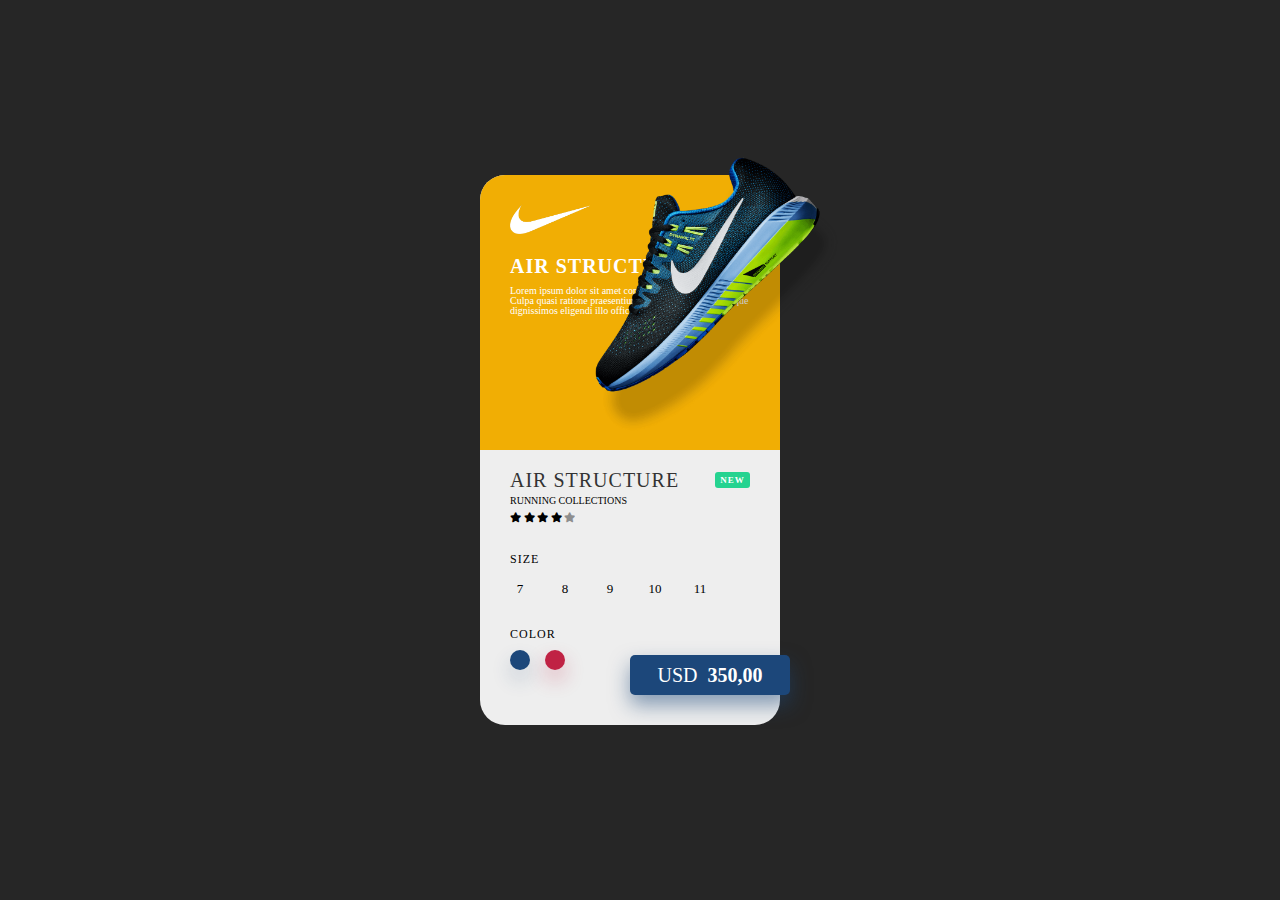
<file: Nike-Product/index.html>
<!DOCTYPE html>
<html lang="en">
  <head>
    <meta charset="UTF-8" />
    <meta name="viewport" content="width=device-width, initial-scale=1.0" />
    <title>Nike Card - Hung Tin Vo</title>
    <link
      rel="stylesheet"
      href="https://cdnjs.cloudflare.com/ajax/libs/font-awesome/6.0.0-beta3/css/all.min.css"
    />
    <link rel="preconnect" href="https://fonts.googleapis.com" />
    <link rel="preconnect" href="https://fonts.gstatic.com" crossorigin="" />
    <link
      href="https://fonts.googleapis.com/css2?family=Quicksand:wght@300;400;500;600;700&amp;display=swap"
      rel="stylesheet"
    />
    <link rel="stylesheet" href="reset.css" />
    <link rel="stylesheet" href="./style.css" />
  </head>
  <body>
    <div class="container">
      <div class="card-wrapper">
        <div>
          <div class="card">
            <!-- Description, Thumb/Img -->
            <div class="card-top">
              <img src="./images/nike.png" alt="NikeLogo" class="logo" />
              <div class="card-top-text">
                <h1>Air Structure</h1>
                <p>
                  Lorem ipsum dolor sit amet consectetur adipisicing elit. Culpa
                  quasi ratione praesentium eum commodi modi neque dignissimos
                  eligendi illo officiis!
                </p>
                <img src="./images/shoe1.png" alt="Shoe1" class="shoe-1" />
                <img src="./images/shoe2.png" alt="Shoe2" class="shoe-2" />
              </div>
            </div>

            <!-- Name, Size, Color, Price -->
            <div class="card-bottom">
              <div class="card-bottom-heading">
                <h1>Air Structure</h1>
                <div class="badge"><p>New</p></div>
              </div>
              <h3>Running Collections</h3>
              <div class="stars">
                <i class="fa-solid fa-star"></i>
                <i class="fa-solid fa-star"></i>
                <i class="fa-solid fa-star"></i>
                <i class="fa-solid fa-star"></i>
                <i class="fa-solid fa-star"></i>
              </div>
              <div class="size">
                <h4>Size</h4>
                <div class="sizes">
                  <span onclick="chooseSize(this)">7</span>
                  <span onclick="chooseSize(this)">8</span>
                  <span onclick="chooseSize(this)">9</span>
                  <span onclick="chooseSize(this)">10</span>
                  <span onclick="chooseSize(this)">11</span>
                </div>
              </div>
              <div class="color">
                <h4>Color</h4>
                <div class="colors">
                  <div class="color-1" onclick="changeColor('blue')"></div>
                  <div class="color-2" onclick="changeColor('red')"></div>
                </div>
              </div>
              <div class="price">
                <span>Usd</span>
                <span>350,00</span>
              </div>
            </div>
          </div>
        </div>
      </div>
    </div>

    <script src="./index.js"></script>
  </body>
</html>
</file>
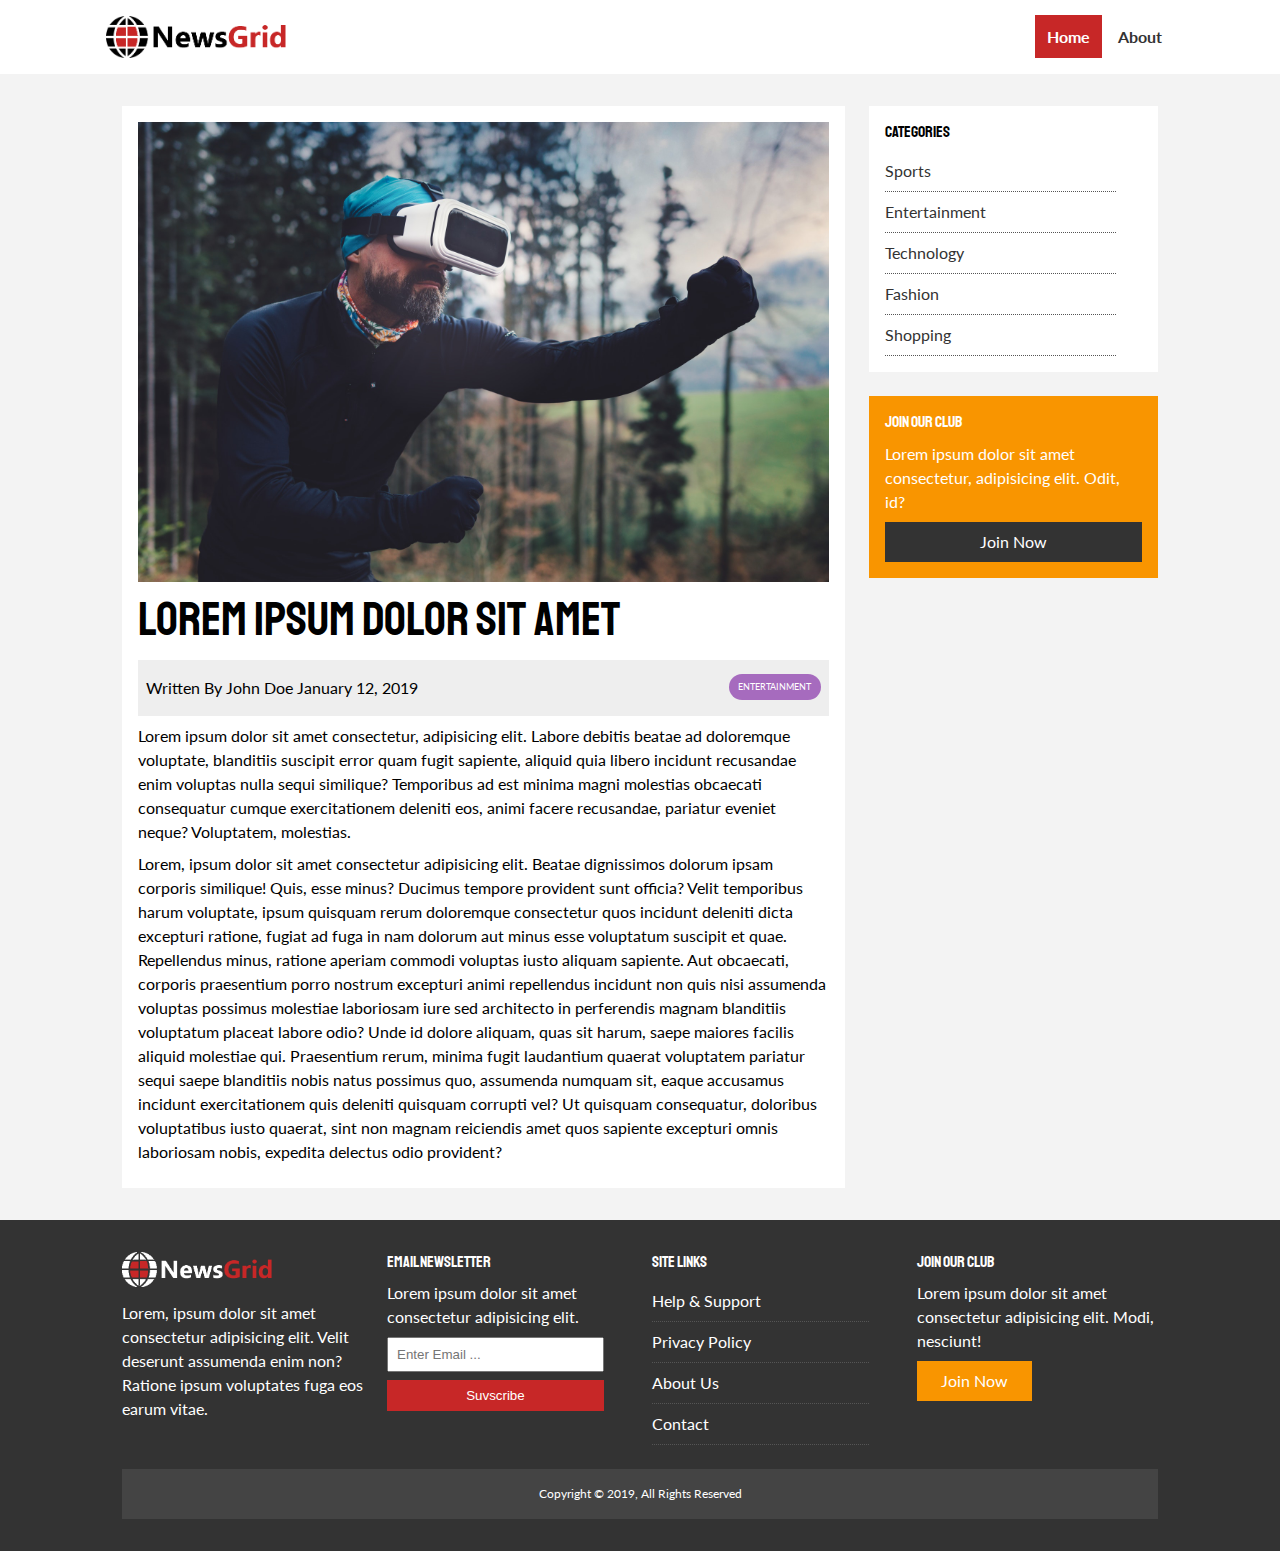
<file: NewsGrid/article.html>
<!DOCTYPE html>
<html lang="en">
  <head>
    <meta charset="UTF-8" />
    <meta name="viewport" content="width=device-width, initial-scale=1.0" />
    <title>NewsGrid | Article</title>
    <link
      rel="stylesheet"
      href="https://use.fontawesome.com/releases/v5.6.3/css/all.css"
      integrity="sha384-UHRtZLI+pbxtHCWp1t77Bi1L4ZtiqrqD80Kn4Z8NTSRyMA2Fd33n5dQ8lWUE00s/"
      crossorigin="anonymous"
    />
    <link
      href="https://fonts.googleapis.com/css?family=Lato|Staatliches"
      rel="stylesheet"
    />
    <!-- <link rel="shortcut icon" type="image/x-icon" href="favicon.ico" /> -->
    <link rel="stylesheet" href="./reset.css" />
    <link rel="stylesheet" href="./style.css" />
  </head>
  <body>
    <!-- main-nav -->
    <nav id="main-nav">
      <div class="container">
        <img src="./logo.png" alt="Brand Logo" class="logo" />
        <div class="social">
          <a href="http://facebook.com" target="_blank"
            ><i class="fab fa-facebook fa-2x"></i
          ></a>
          <a href="http://twitter.com" target="_blank">
            <i class="fab fa-twitter fa-2x"></i>
          </a>
          <a href="http://instagram.com" target="_blank">
            <i class="fab fa-instagram fa-2x"></i>
          </a>
          <a href="http://youtube.com" target="_blank">
            <i class="fab fa-youtube fa-2x"></i>
          </a>
        </div>
        <ul>
          <li>
            <a class="current" href="">Home</a>
            <a href="/about">About</a>
          </li>
        </ul>
      </div>
    </nav>
    <!-- end of main-nav -->

    <!-- article -->
    <section id="article">
      <div class="container">
        <div class="page-container">
          <article class="card">
            <img src="./articles/ent1.jpg" alt="article-1" />
            <h1 class="l-heading">Lorem ipsum dolor sit amet</h1>
            <div class="meta">
              <small>
                <i class="fas fa-user"></i> Written By John Doe January 12, 2019
              </small>
              <div class="category category-ent">Entertainment</div>
            </div>
            <p>
              Lorem ipsum dolor sit amet consectetur, adipisicing elit. Labore
              debitis beatae ad doloremque voluptate, blanditiis suscipit error
              quam fugit sapiente, aliquid quia libero incidunt recusandae enim
              voluptas nulla sequi similique? Temporibus ad est minima magni
              molestias obcaecati consequatur cumque exercitationem deleniti
              eos, animi facere recusandae, pariatur eveniet neque? Voluptatem,
              molestias.
            </p>
            <p>
              Lorem, ipsum dolor sit amet consectetur adipisicing elit. Beatae
              dignissimos dolorum ipsam corporis similique! Quis, esse minus?
              Ducimus tempore provident sunt officia? Velit temporibus harum
              voluptate, ipsum quisquam rerum doloremque consectetur quos
              incidunt deleniti dicta excepturi ratione, fugiat ad fuga in nam
              dolorum aut minus esse voluptatum suscipit et quae. Repellendus
              minus, ratione aperiam commodi voluptas iusto aliquam sapiente.
              Aut obcaecati, corporis praesentium porro nostrum excepturi animi
              repellendus incidunt non quis nisi assumenda voluptas possimus
              molestiae laboriosam iure sed architecto in perferendis magnam
              blanditiis voluptatum placeat labore odio? Unde id dolore aliquam,
              quas sit harum, saepe maiores facilis aliquid molestiae qui.
              Praesentium rerum, minima fugit laudantium quaerat voluptatem
              pariatur sequi saepe blanditiis nobis natus possimus quo,
              assumenda numquam sit, eaque accusamus incidunt exercitationem
              quis deleniti quisquam corrupti vel? Ut quisquam consequatur,
              doloribus voluptatibus iusto quaerat, sint non magnam reiciendis
              amet quos sapiente excepturi omnis laboriosam nobis, expedita
              delectus odio provident?
            </p>
          </article>

          <aside id="categories" class="card">
            <h2>Categories</h2>
            <ul class="list">
              <li>
                <a href="#"><i class="fas fa-chevron-right"></i> Sports</a>
              </li>
              <li>
                <a href="#"
                  ><i class="fas fa-chevron-right"></i> Entertainment</a
                >
              </li>
              <li>
                <a href="#"><i class="fas fa-chevron-right"></i> Technology</a>
              </li>
              <li>
                <a href="#"><i class="fas fa-chevron-right"></i> Fashion</a>
              </li>
              <li>
                <a href="#"><i class="fas fa-chevron-right"></i> Shopping</a>
              </li>
            </ul>
          </aside>

          <aside class="card bg-secondary">
            <h2>Join Our Club</h2>
            <p>
              Lorem ipsum dolor sit amet consectetur, adipisicing elit. Odit,
              id?
            </p>
            <a href="#" class="btn btn-dark btn-block">Join Now</a>
          </aside>
        </div>
      </div>
    </section>
    <!-- end of article -->
    <!-- footer -->
    <footer id="main-footer" class="py-2">
      <div class="container footer-container">
        <div>
          <img src="./logo_light.png" alt="footer-logo" />
          <p>
            Lorem, ipsum dolor sit amet consectetur adipisicing elit. Velit
            deserunt assumenda enim non? Ratione ipsum voluptates fuga eos earum
            vitae.
          </p>
        </div>

        <div>
          <h3>Email Newsletter</h3>
          <p>Lorem ipsum dolor sit amet consectetur adipisicing elit.</p>
          <form action="">
            <input type="email" placeholder="Enter Email ..." />
            <input type="submit" value="Suvscribe" class="btn btn-primary" />
          </form>
        </div>

        <div>
          <h3>Site Links</h3>
          <ul class="list">
            <li>
              <a href="#">Help & Support</a>
            </li>
            <li>
              <a href="#">Privacy Policy</a>
            </li>
            <li>
              <a href="#">About Us</a>
            </li>
            <li>
              <a href="#">Contact</a>
            </li>
          </ul>
        </div>

        <div>
          <h3>Join Our Club</h3>
          <p>
            Lorem ipsum dolor sit amet consectetur adipisicing elit. Modi,
            nesciunt!
          </p>
          <a href="#" class="btn btn-secondary">Join Now</a>
        </div>

        <div>
          <p>Copyright &copy; 2019, All Rights Reserved</p>
        </div>
      </div>
    </footer>
    <!-- end of footer -->
  </body>
</html>
</file>
<file: Nike-Product/style.css>
* {
  box-sizing: border-box;
  font-family: Quicksand, sans-serif;
}

html {
  font-size: 62.5%;
}

/* Command tags */

h1 {
  font-size: 2em;
}

/* End command tags */

.container {
  width: 100%;
  height: 100vh;
  display: grid;
  place-items: center;
  background: #262626;
  /* justify-items: center;
  align-items: center; */
}

.card-wrapper > div {
  width: 40rem;
  padding: 4rem;
  background-color: transparent;
  overflow: hidden;
}

.card {
  position: relative;
  width: 30rem;
  height: 55rem;
  border-radius: 2.5rem;
  /* box-shadow: 0 2rem 6rem rgb(0 0 0 / 70%); */
  background: #eee;
}

.card-top {
  width: 100%;
  height: 50%;
  padding: 3rem;
  border-radius: 2.5rem 2.5rem 0 0;
  /* transition: ease 0.5s; */
  background: #f1ae04;
}

.logo {
  width: 8rem;
  margin-bottom: 2rem;
}

.card-top-text {
  color: #fff;
}

.card-top-text h1 {
  font-weight: 600;
  text-transform: uppercase;
  letter-spacing: 0.1rem;
  margin-bottom: 1rem;
}

.shoe-1 {
  position: absolute;
  top: -2.5rem;
  right: -8rem;
  width: 30rem;
  transition: ease 1s;
  z-index: 999;
}

.shoe-2 {
  position: absolute;
  top: -10rem;
  right: -45rem;
  width: 30rem;
  transition: ease 1s;
  z-index: 999;
}

.color-change1 {
  transform: translateX(-50rem) rotateZ(45deg);
}

.color-change2 {
  transform: translateX(-40rem) rotateZ(-45deg);
}

.card-bottom {
  width: 100%;
  height: 50%;
  padding: 2rem 3rem;
}

.card-bottom-heading {
  display: flex;
  justify-content: space-between;
  align-items: center;
  margin-bottom: 0.6rem;
}

.card-bottom h1 {
  font-weight: 500;
  text-transform: uppercase;
  letter-spacing: 0.1rem;
  color: #333;
}

.badge {
  /* position: absolute;
  top: 30rem;
  right: 5rem; */
  width: 3.5rem;
  height: 1.6rem;
  /* display: grid;
  place-items: center; */
  display: flex;
  justify-content: center;
  align-items: center;
  border-radius: 0.3rem;
  font-size: 0.9rem;
  font-weight: bold;
  letter-spacing: 0.1rem;
  text-transform: uppercase;
  background: #25d390;
  color: #fff;
}

.card-bottom h3 {
  font-size: 1rem;
  font-weight: 400;
  text-transform: uppercase;
  margin-bottom: 0.6rem;
}

.stars {
  margin-bottom: 3rem;
}

.stars i:last-child {
  opacity: 0.4;
}

.size {
  margin-bottom: 3rem;
}

.size h4 {
  font-size: 1.2rem;
  text-transform: uppercase;
  letter-spacing: 0.1rem;
  margin-bottom: 1.3rem;
}

.sizes {
  display: flex;
  column-gap: 2.5rem;
}

.sizes span {
  width: 2rem;
  height: 2rem;
  display: flex;
  justify-content: center;
  align-items: center;
  font-size: 1.3rem;
  /* margin-right: 2.5rem; */
}

.sizes span:nth-child(3) {
  /* display: grid;
  place-items: center; */
}

.choose-size {
  background: #25d393;
  color: #fff;
  border-radius: 50%;
}

.color h4 {
  font-size: 1.2rem;
  text-transform: uppercase;
  letter-spacing: 0.1rem;
  margin-bottom: 1rem;
}

.colors {
  display: flex;
}

.color-1,
.color-2 {
  width: 2rem;
  height: 2rem;
  border-radius: 50%;
  cursor: pointer;
}

.color-1 {
  background: #1c477a;
  margin-right: 1.5rem;
  box-shadow: 0 1rem 2rem rgb(28 71 122 / 20%);
}

.color-2 {
  background: #c02244;
  box-shadow: 0 1rem 2rem rgb(192 34 68 / 30%);
}

.price {
  position: absolute;
  right: -1rem;
  bottom: 3rem;
  width: 16rem;
  height: 4rem;
  display: flex;
  justify-content: center;
  align-items: center;
  border-radius: 0.5rem;
  box-shadow: 0 1rem 2rem rgb(28 71 122 / 50%);
  background: #1c477a;
  color: #fff;
}

.price span {
  font-size: 2rem;
}

.price span:first-child {
  font-weight: 300;
  text-transform: uppercase;
  margin-right: 1rem;
}

.price span:last-child {
  font-weight: bold;
}
</file>
<file: NewsGrid/style.css>
:root {
  --primary-color: #c72727;
  --secondary-color: #f99500;
  --light-color: #f3f3f3;
  --dark-color: #333;
  --max-width: 1100px;
}

.category {
  --sports-color: #f99500;
  --ent-color: #a66bbe;
  --tech-color: #009cff;
}

* {
  box-sizing: border-box;
}

html {
  font-size: 100%;
}

body {
  font-family: "Lato", sans-serif;
  line-height: 1.5;
  background: var(--light-color);
}

/* Common style */
h1,
h2,
h3,
h4,
h5,
h6 {
  font-family: "Staatliches", cursive;
  margin-bottom: 0.55rem;
  line-height: 1.3;
}

a {
  color: #333;
  text-decoration: none;
}

p {
  margin: 0.5rem 0;
}

img {
  width: 100%;
}
/* End of common style */

/* Utility */
.container {
  max-width: var(--max-width);
  margin: auto;
  padding: 0 2rem;
}

.category {
  display: inline-block;
  font-size: 0.55rem;
  padding: 0.4rem 0.6rem;
  border-radius: 15px;
  margin-bottom: 0.5rem;
  text-transform: uppercase;
  color: #fff;
}

.category-sports {
  background: var(--sports-color);
}
.category-ent {
  background: var(--ent-color);
}
.category-tech {
  background: var(--tech-color);
}

.btn {
  display: inline-block;
  padding: 0.5rem 1.5rem;
  border: none;
  background: var(--dark-color);
  color: #fff;
}

.btn-light {
  background: var(--light-color);
}
.btn-primary {
  background: var(--primary-color);
}
.btn-secondary {
  background: var(--secondary-color);
}

.btn-block {
  display: block;
  width: 100%;
  text-align: center;
}

.btn:hover {
  opacity: 0.7;
}

.card {
  background: #fff;
  padding: 1rem;
}

.bg-dark {
  background: var(--dark-color);
  color: #fff;
}

.bg-primary {
  background: var(--primary-color);
  color: #fff;
}

.bg-secondary {
  background: var(--secondary-color);
  color: #fff;
}

.bg-dark h1,
.bg-dark h2,
.bg-dark h3,
.bg-dark a,
.bg-primary h1,
.bg-primary h2,
.bg-primary h3,
.bg-primary a,
.bg-secondary h1,
.bg-secondary h2,
.bg-secondary h3,
.bg-secondary a {
  color: #fff;
}

.py-1 {
  padding: 1.5rem 0;
}
.py-2 {
  padding: 2rem 0;
}
.py-3 {
  padding: 3rem 0;
}
.p-1 {
  padding: 1.5rem;
}
.p-2 {
  padding: 2rem;
}
.p-3 {
  padding: 3rem;
}
/* End of utility */

/* Navigation */
#main-nav {
  position: sticky;
  top: 0;
  left: 0;
  z-index: 999;
  background: #fff;
}

#main-nav .container {
  display: grid;
  grid-template-columns: 6fr 3fr 2fr;
  align-items: center;
  padding: 1rem;
}

#main-nav .logo {
  width: 180px;
}

#main-nav .social {
  justify-self: center;
}

#main-nav .social i {
  margin-right: 0.5rem;
  color: #777;
}

#main-nav ul {
  display: flex;
  justify-content: center;
  align-items: center;
  justify-self: end;
}

#main-nav ul li a {
  padding: 0.75rem;
  font-weight: bold;
}

#main-nav ul li a.current {
  background: var(--primary-color);
  color: #fff;
}
/* End of navigation */

/* Showcase */
#showcase {
  position: relative;
  padding: 2rem;
  color: #fff;
  background: #333;
}

#showcase:before {
  content: "";
  background: url("./featured.jpg") no-repeat center center/cover;
  position: absolute;
  top: 0;
  left: 0;
  width: 100%;
  height: 100%;
  opacity: 0.4;
}

#showcase .showcase-container {
  display: grid;
  grid-template-columns: repeat(2, 1fr);
  justify-content: center;
  align-items: center;
  height: 50vh;
}

#showcase .showcase-content {
  z-index: 1;
}

#showcase .showcase-content p {
  margin-bottom: 1rem;
}
/* End of showcase */

/* Home Articles */
#home-articles .articles-container {
  display: grid;
  grid-template-columns: repeat(3, minmax(335px, 1fr));
  grid-gap: 1rem;
}

#home-articles .articles-container > *:first-child,
#home-articles .articles-container > *:last-child {
  display: grid;
  grid-template-columns: repeat(2, 1fr);
  grid-gap: 1rem;
  align-items: center;
  grid-column: 1 / span 2;
}

#home-articles .articles-container > *:last-child {
  grid-column: 2 / span 2;
}
/* End of articles */

/* Footer */
#main-footer {
  background: var(--dark-color);
  color: #fff;
}

#main-footer img {
  width: 150px;
}

#main-footer a {
  color: #fff;
}

#main-footer .footer-container {
  display: grid;
  grid-template-columns: repeat(4, 1fr);
  grid-gap: 1.5rem;
}

#main-footer .footer-container input[type="email"] {
  width: 90%;
  padding: 0.5rem;
  margin-bottom: 0.5rem;
}

#main-footer .footer-container input[type="submit"] {
  width: 90%;
}

.list li {
  padding: 0.5rem 0;
  border-bottom: #555 dotted 1px;
  width: 90%;
}

.list li a:hover {
  color: var(--primary-color) !important;
}

#main-footer .footer-container > *:last-child {
  background: #444;
  grid-column: 1 / span 4;
  padding: 0.5rem;
  text-align: center;
  font-size: 0.75rem;
}

/* End of footer */

/* Article page */
.page-container {
  display: grid;
  grid-template-columns: 5fr 2fr;
  margin: 2rem 0;
  grid-gap: 1.5rem;
}

.page-container > *:first-child {
  grid-row: 1 / span 3;
}

.l-heading {
  font-size: 3rem;
}

#article .meta {
  display: flex;
  justify-content: space-between;
  align-items: center;
  background: #eee;
  padding: 0.5rem;
}

#article .meta .category {
  margin-top: 0.4rem;
}
/* End of article page */
</file>
